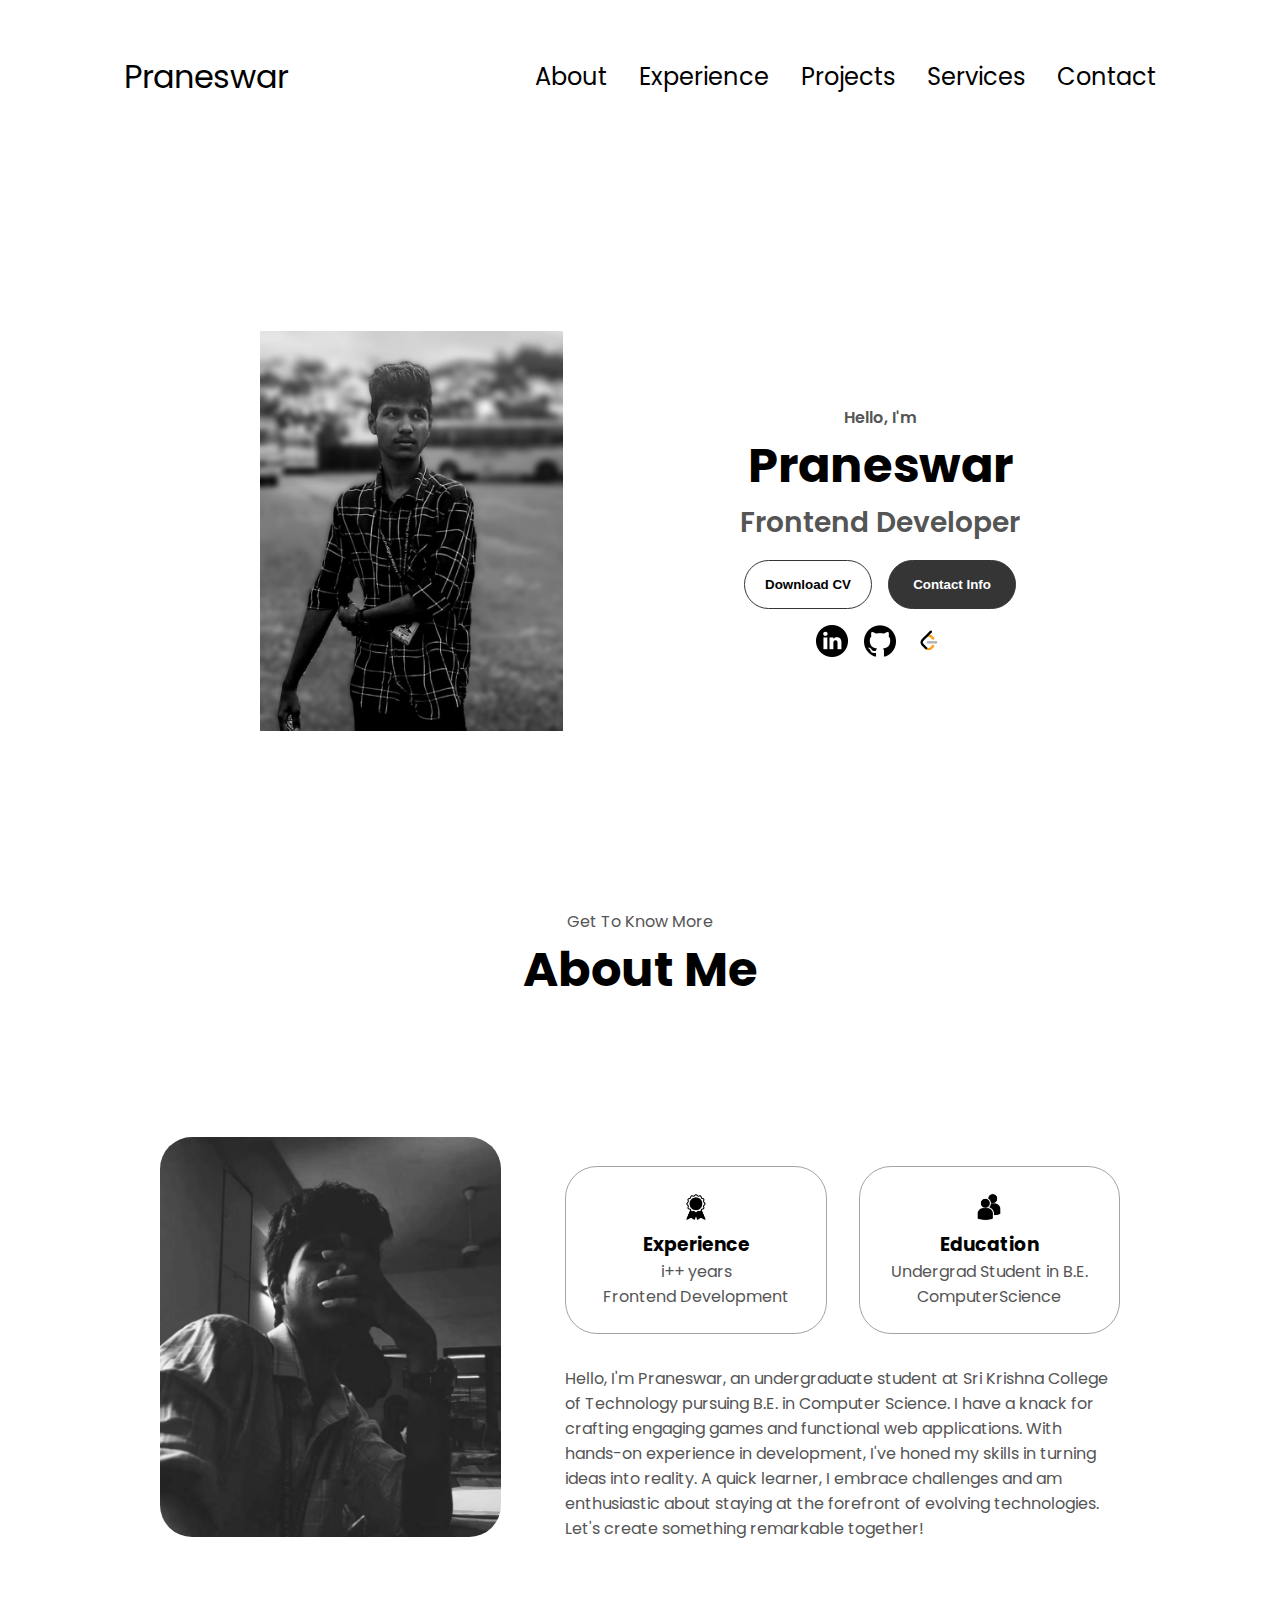
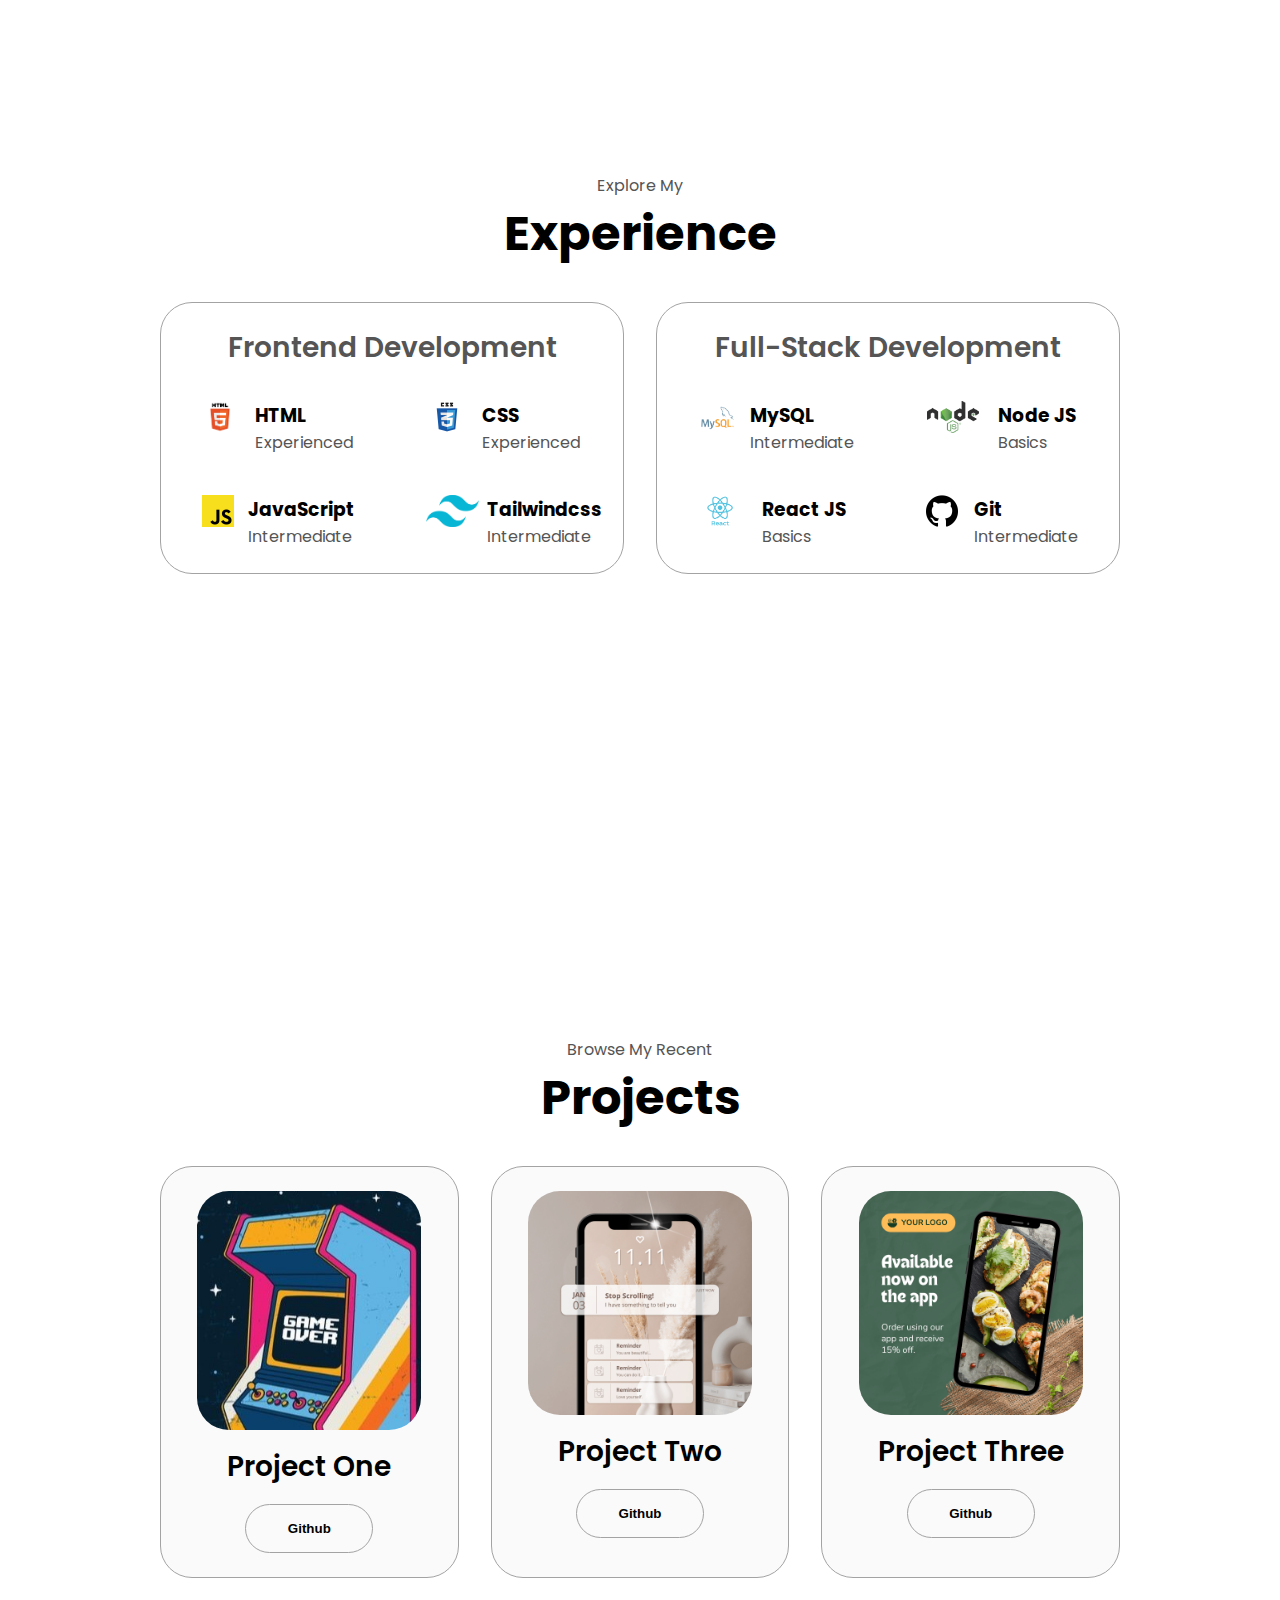
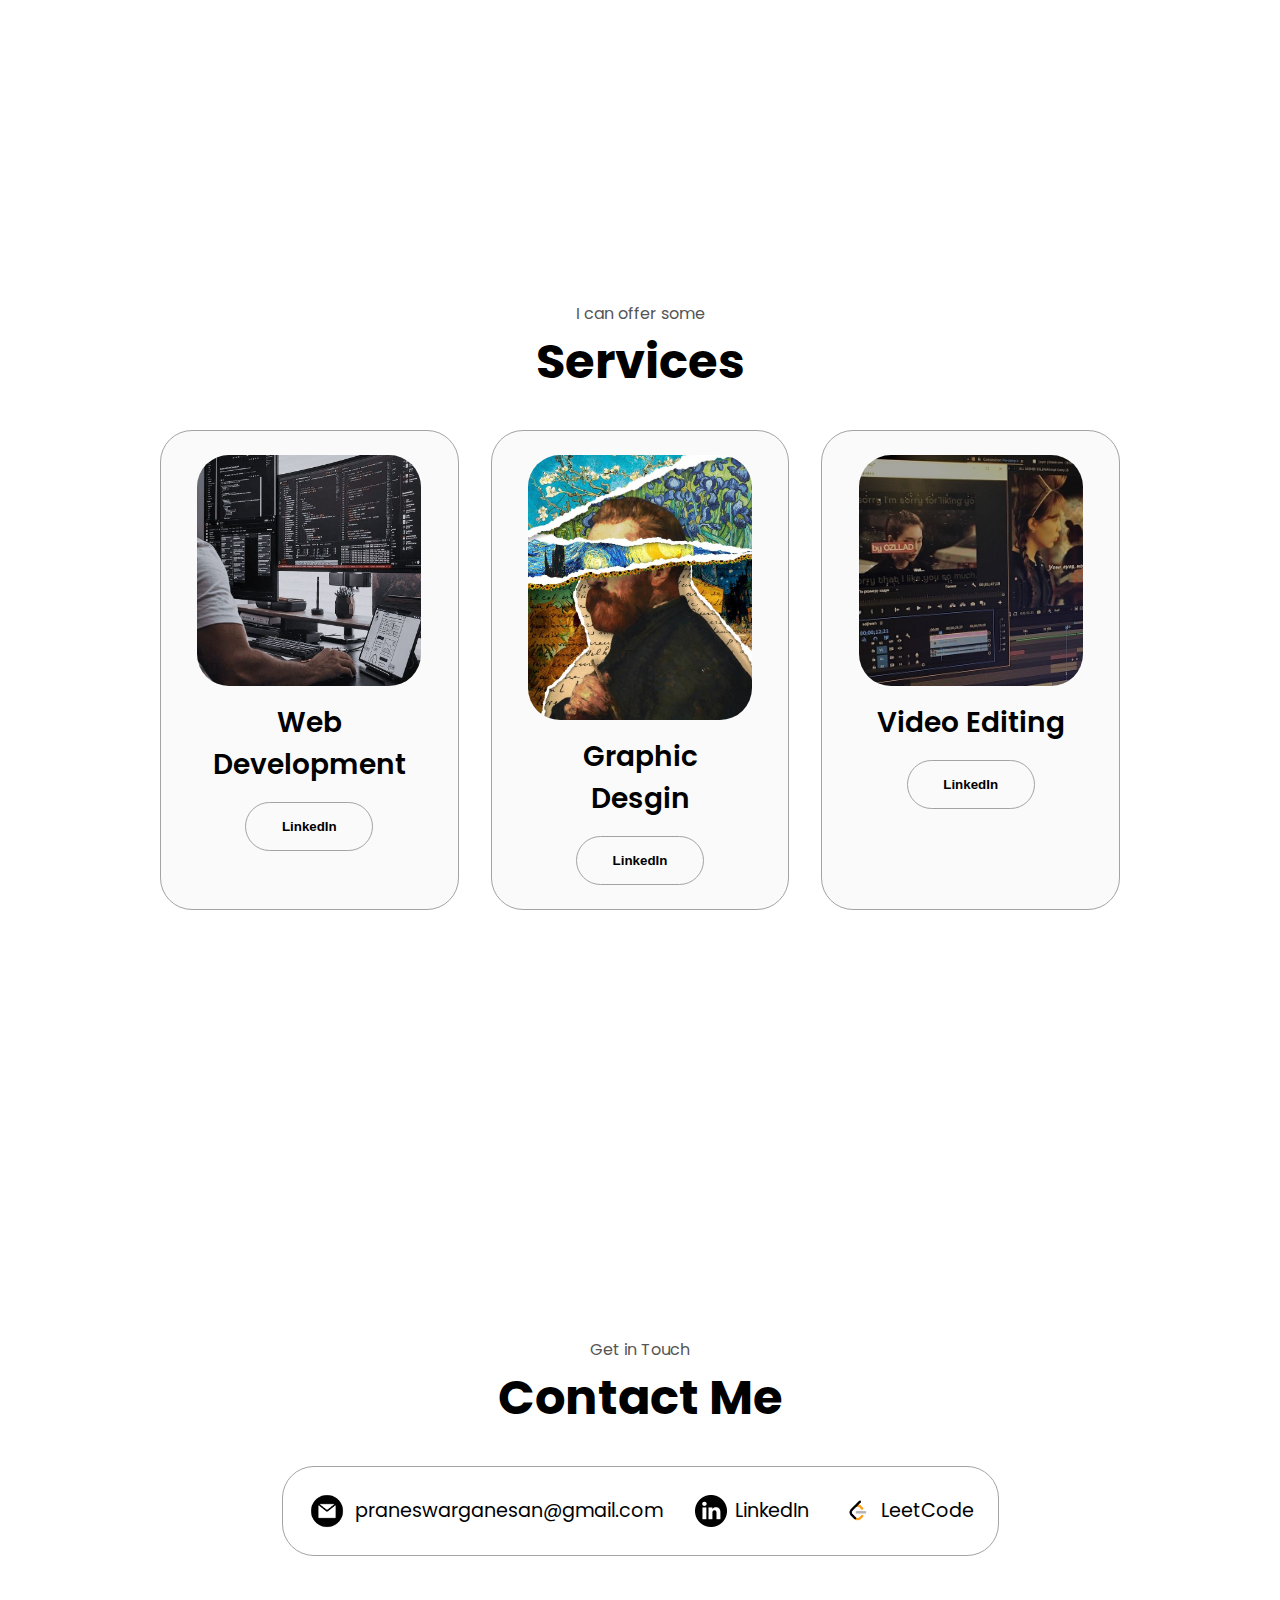
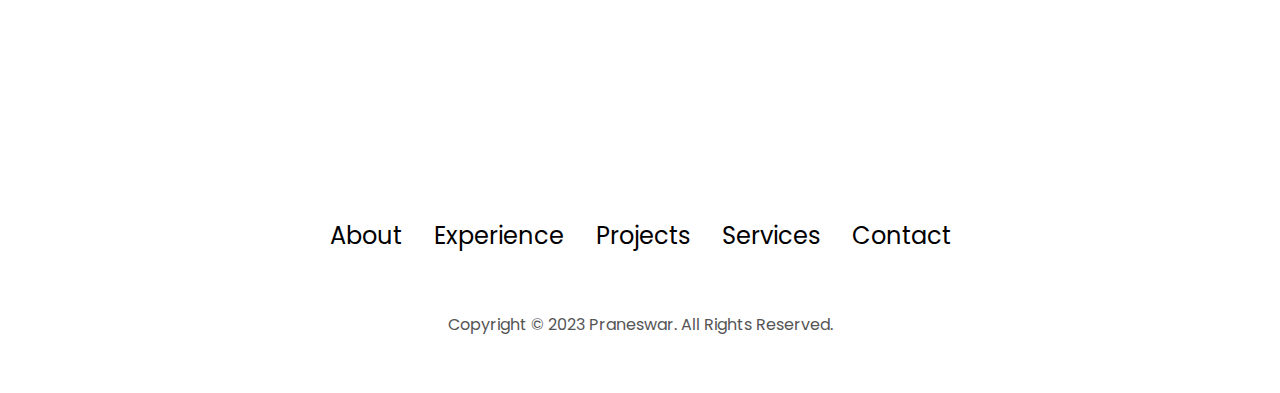
<file: Task-2/index.html>
<!DOCTYPE html>
<html lang="en">
  <head>
    <meta charset="UTF-8" />
    <meta http-equiv="X-UA-Compatible" content="IE=edge" />
    <meta name="viewport" content="width=device-width, initial-scale=1.0" />
    <title>My Portfolio</title>
    <link rel="stylesheet" href="./styles.css" />
    <link rel="stylesheet" href="./mediaqueries.css" />
  </head>
  <body>
    <nav id="desktop-nav">
      <div class="logo">Praneswar</div>
      <div>
        <ul class="nav-links">
          <li><a href="#about">About</a></li>
          <li><a href="#experience">Experience</a></li>
          <li><a href="#projects">Projects</a></li>
          <li><a href="#services">Services</a></li>
          <li><a href="#contact">Contact</a></li>
        </ul>
      </div>
    </nav>
    <nav id="hamburger-nav">
      <div class="logo">Praneswar</div>
      <div class="hamburger-menu">
        <div class="hamburger-icon" onclick="toggleMenu()">
          <span></span>
          <span></span>
          <span></span>
        </div>
        <div class="menu-links">
          <li><a href="#about" onclick="toggleMenu()">About</a></li>
          <li><a href="#experience" onclick="toggleMenu()">Experience</a></li>
          <li><a href="#projects" onclick="toggleMenu()">Projects</a></li>
          <li><a href="#services" onclick="toggleMenu()">Services</a></li>
          <li><a href="#contact" onclick="toggleMenu()">Contact</a></li>
        </div>
      </div>
    </nav>


    <section id="profile">
      <div class="section__pic-container">
        <img src="./src/profile-pic-3.jpg" alt="Praneswar profile picture" />
      </div>
      <div class="section__text">
        <p class="section__text__p1">Hello, I'm</p>
        <h1 class="title">Praneswar</h1>
        <p class="section__text__p2">Frontend Developer</p>
        <div class="btn-container">
          <button
            class="btn btn-color-2"
            onclick="window.open('./src/resume-example.pdf')"
          >
            Download CV
          </button>
          <button class="btn btn-color-1" onclick="location.href='./#contact'">
            Contact Info
          </button>
        </div>
        <div id="socials-container">
          <img
            src="./src/linkedin.png"
            alt="My LinkedIn profile"
            class="icon"
            onclick="location.href='https://www.linkedin.com/in/praneswar-g-8b0b47242/'"
          />
          <img
            src="./src/github.png"
            alt="My Github profile"
            class="icon"
            onclick="location.href='https://github.com/PraneswarGanesan'"
          />
          <img
            src="./src/LEETCODE.png"
            alt="My Github profile"
            class="icon"
            onclick="location.href='https://leetcode.com/praneswarganesan/'"
          />
        </div>
      </div>
    </section>



    <section id="about">
      <p class="section__text__p1">Get To Know More</p>
      <h1 class="title">About Me</h1>
      <div class="section-container">
        <div class="section__pic-container">
          <img
            src="./src/profile-pic-4.jpg"
            alt="Profile picture"
            class="about-pic"
          />
        </div>
        <div class="about-details-container">
          <div class="about-containers">
            <div class="details-container">
              <img
                src="./src/experience.png"
                alt="Experience icon"
                class="icon"
              />
              <h3>Experience</h3>
              <p>i++ years <br />Frontend Development</p>
            </div>
            <div class="details-container">
              <img
                src="./src/education.png"
                alt="Education icon"
                class="icon"
              />
              <h3>Education</h3>
              <p>Undergrad Student in B.E. ComputerScience </p>
            </div>
          </div>
          <div class="text-container">
            <p>
                Hello, I'm Praneswar, an undergraduate student at Sri Krishna College of Technology pursuing B.E. in Computer Science. 
                I have a knack for crafting engaging games and functional web applications. 
                With hands-on experience in development, I've honed my skills in turning ideas into reality. 
                A quick learner, I embrace challenges and am enthusiastic about staying at the forefront of evolving technologies. Let's create something remarkable together!
            </p>
          </div>
        </div>
      </div>
    </section>



    <section id="experience">
      <p class="section__text__p1">Explore My</p>
      <h1 class="title">Experience</h1>
      <div class="experience-details-container">
        <div class="about-containers">
          <div class="details-container">
            <h2 class="experience-sub-title">Frontend Development</h2>
            <div class="article-container">
              <article>
                <img
                  src="./src/HTML.png"
                  alt="Experience icon"
                  class="icon"
                />
                <div>
                  <h3>HTML</h3>
                  <p>Experienced</p>
                </div>
              </article>
              <article>
                <img
                  src="./src/CSS-icon.png"
                  alt="Experience icon"
                  class="icon"
                />
                <div>
                  <h3>CSS</h3>
                  <p>Experienced</p>
                </div>
              </article>
              <article>
                <img
                  src="./src/javascript.png"
                  alt="Experience icon"
                  class="icon"
                />
                <div>
                  <h3>JavaScript</h3>
                  <p>Intermediate</p>
                </div>
              </article>
              <article>
                <img
                  src="./src/tailwind-css-icon.png"
                  alt="Experience icon"
                  class="icon"
                />
                <div>
                  <h3>Tailwindcss</h3>
                  <p>Intermediate</p>
                </div>
              </article>
            </div>
          </div>
          <div class="details-container">
            <h2 class="experience-sub-title">Full-Stack Development</h2>
            <div class="article-container">
              <article>
                <img
                  src="./src/Mysql.png"
                  alt="Experience icon"
                  class="icon"
                />
                <div>
                  <h3>MySQL</h3>
                  <p>Intermediate</p>
                </div>
              </article>
              <article>
                <img
                  src="./src/NODE js.png"
                  alt="Experience icon"
                  class="icon"
                />
                <div>
                  <h3>Node JS</h3>
                  <p>Basics</p>
                </div>
              </article>
              <article>
                <img
                  src="./src/REACT js.png"
                  alt="Experience icon"
                  class="icon"
                />
                <div>
                  <h3>React JS</h3>
                  <p>Basics</p>
                </div>
              </article>
              <article>
                <img
                  src="./src/github.png"
                  alt="Experience icon"
                  class="icon"
                />
                <div>
                  <h3>Git</h3>
                  <p>Intermediate</p>
                </div>
              </article>
            </div>
          </div>
        </div>
      </div>
    </section>
    <section id="projects">
      <p class="section__text__p1">Browse My Recent</p>
      <h1 class="title">Projects</h1>
      <div class="experience-details-container">
        <div class="about-containers">
          <div class="details-container color-container">
            <div class="article-container">
              <img
                src="./src/arcade-png.jpeg"
                alt="Project 1"
                class="project-img"
              />
            </div>
            <h2 class="experience-sub-title project-title">Project One</h2>
            <div class="btn-container">
              <button
                class="btn btn-color-2 project-btn"
                onclick="location.href='https://github.com/PraneswarGanesan/pong_123'"
              >
                Github
              </button>
            </div>
          </div>
          <div class="details-container color-container">
            <div class="article-container">
              <img
                src="./src/project-2.png"
                alt="Project 2"
                class="project-img"
              />
            </div>
            <h2 class="experience-sub-title project-title">Project Two</h2>
            <div class="btn-container">
              <button
                class="btn btn-color-2 project-btn"
                onclick="location.href='https://github.com/PraneswarGanesan/Auto-Messenger-m-I'"
              >
                Github
              </button>
            </div>
          </div>
          <div class="details-container color-container">
            <div class="article-container">
              <img
                src="./src/project-3.png"
                alt="Project 3"
                class="project-img"
              />
            </div>
            <h2 class="experience-sub-title project-title">Project Three</h2>
            <div class="btn-container">
              <button
                class="btn btn-color-2 project-btn"
                onclick="location.href='https://github.com/PraneswarGanesan/coffeday.repo-1'"
              >
                Github
              </button>
            </div>
          </div>
        </div>
      </div>
    </section>


      <section id="services">
        <p class="section__text__p1">I can offer some  </p>
        <h1 class="title">Services</h1>
        <div class="experience-details-container">
          <div class="about-containers">
            <div class="details-container color-container">
              <div class="article-container">
                <img
                  src="./src/Twisted Lies _ Ana Huang.jpeg"
                  alt="Project 1"
                  class="service-img"
                />
              </div>
              <h2 class="experience-sub-title project-title">Web Development</h2>
              <div class="btn-container">
                <button
                  class="btn btn-color-2 project-btn"
                  onclick="location.href='https://www.linkedin.com/in/praneswar-g-8b0b47242/'"
                >
                  LinkedIn
                </button>
              </div>
            </div>
            <div class="details-container color-container">
              <div class="article-container">
                <img
                  src="./src/Graphic-design.jpeg"
                  alt="Project 2"
                  class="project-img"
                />
              </div>
              <h2 class="experience-sub-title project-title">Graphic Desgin</h2>
              <div class="btn-container">
                <button
                  class="btn btn-color-2 project-btn"
                  onclick="location.href='https://www.linkedin.com/in/praneswar-g-8b0b47242/'"
                >
                  LinkedIn
                </button>
              </div>
            </div>
            <div class="details-container color-container">
              <div class="article-container">
                <img
                  src="./src/video-editor.jpeg"
                  alt="Project 3"
                  class="project-img"
                />
              </div>
              <h2 class="experience-sub-title project-title">Video Editing</h2>
              <div class="btn-container">
                <button
                  class="btn btn-color-2 project-btn"
                  onclick="location.href='https://www.linkedin.com/in/praneswar-g-8b0b47242/'"
                >
                  LinkedIn
                </button>
              </div>
            </div>
          </div>
        </div>
      </section>

    <section id="contact">
      <p class="section__text__p1">Get in Touch</p>
      <h1 class="title">Contact Me</h1>
      <div class="contact-info-upper-container">
        <div class="contact-info-container">
          <img
            src="./src/email.png"
            alt="Email icon"
            class="icon contact-icon email-icon"
          />
          <p><a href="mailto:praneswarganesan@gmail.com">praneswarganesan@gmail.com</a></p>
        </div>
        <div class="contact-info-container">
          <img
            src="./src/linkedin.png"
            alt="LinkedIn icon"
            class="icon contact-icon"
          />
          <p><a href="https://www.linkedin.com/in/praneswar-g-8b0b47242/">LinkedIn</a></p>
        </div>
        <div class="contact-info-container">
          <img
            src="./src/LEETCODE.png"
            alt="LinkedIn icon"
            class="icon contact-icon"
          />
          <p><a href="https://leetcode.com/praneswarganesan/">LeetCode</a></p>
        </div>
      </div>
    </section>
    <footer>
      <nav>
        <div class="nav-links-container">
          <ul class="nav-links">
            <li><a href="#about">About</a></li>
            <li><a href="#experience">Experience</a></li>
            <li><a href="#projects">Projects</a></li>
            <li><a href="#services">Services</a></li>
            <li><a href="#contact">Contact</a></li>
         
          </ul>
        </div>
      </nav>
      <p>Copyright &#169; 2023 Praneswar. All Rights Reserved.</p>
    </footer>
    <script src="./script.js"></script>
  </body>
</html>
</file>
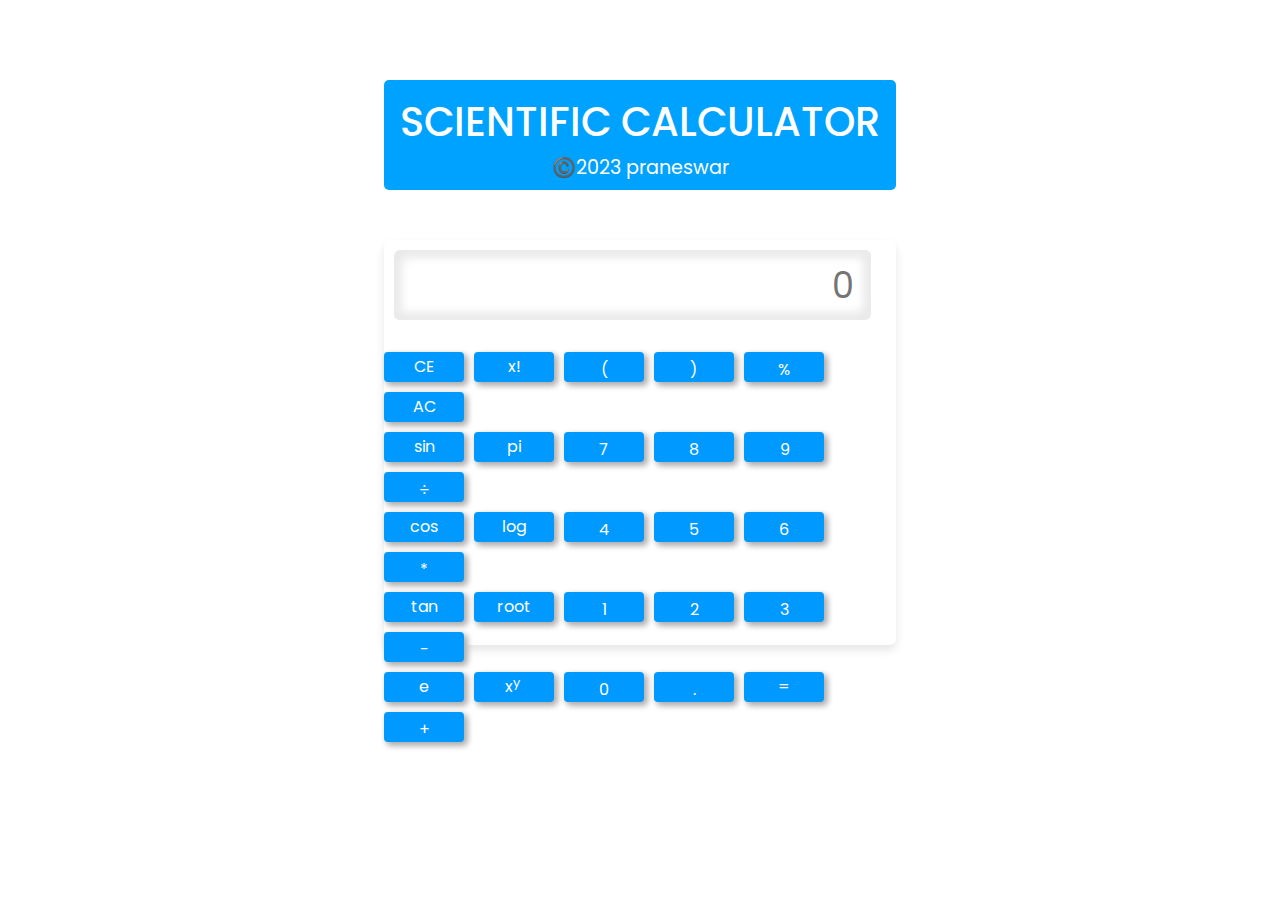
<file: Task-3/index.html>
<!DOCTYPE html>
<html lang="en">
<head>
    <meta charset="UTF-8">
    <meta name="viewport" content="width=device-width, initial-scale=1.0">
    <link rel="stylesheet" href="https://stackpath.bootstrapcdn.com/bootstrap/4.3.1/css/bootstrap.min.css">
    <link rel="stylesheet" href="./style.css">
</head>
<body>
    <div class="headbar">
        <div class="heading">
            <h1>Scientific Calculator</h1>
        </div>
        <div class="par">
			©️2023 praneswar
        </div>
    </div>
    
    <div class="container">
        <div class="display">
            <input id="screen" type="text" placeholder="0">
        </div>
        <div class="buttons">
            <div class="row">
                <button id="ce" onclick="backspc()">CE</button>
                <button onclick="fact()">x!</button>
                <button class="btn">(</button>
                <button class="btn">)</button>
                <button class="btn">%</button>
                <button id="ac" onclick="screen.value=''">AC</button>
            </div>

            <div class="row">
                <button onclick="sin()">sin</button>
                <button onclick="pi()">pi</button>
                <button class="btn">7</button>
                <button class="btn">8</button>
                <button class="btn">9</button>
                <button class="btn">÷</button>
            </div>

            <div class="row">
                <button onclick="cos()">cos</button>
                <button onclick="log()">log</button>
                <button class="btn">4</button>
                <button class="btn">5</button>
                <button class="btn">6</button>
                <button class="btn">*</button>
            </div>

            <div class="row">
                <button onclick="tan()">tan</button>
                <button onclick="sqrt()">root</button>
                <button class="btn">1</button>
                <button class="btn">2</button>
                <button class="btn">3</button>
                <button class="btn">-</button>
            </div>

            <div class="row">
                <button onclick="e()">e</button>
                <button onclick="pow()">x <span style="position: relative; bottom: .4em; right: 4px ; font-size: 80%;">y</span></button>
                <button class="btn">0</button>
                <button class="btn">.</button>
                <button id="eval" onclick="screen.value=eval(screen.value)">=</button>
                <button class="btn">+</button>
            </div>
        </div>
    </div>
   <script src="./script.js"></script>
</body>
</html>
</file>
<file: Task-2/styles.css>
/* GENERAL */

@import url("https://fonts.googleapis.com/css2?family=Poppins:wght@300;400;500;600&display=swap");

* {
  margin: 0;
  padding: 0;
}

body {
  font-family: "Poppins", sans-serif;
}

html {
  scroll-behavior: smooth;
}

p {
  color: rgb(85, 85, 85);
}

/* TRANSITION */

a,
.btn {
  transition: all 300ms ease;
}

/* DESKTOP NAV */

nav,
.nav-links {
  display: flex;
}

nav {
  justify-content: space-around;
  align-items: center;
  height: 17vh;
}

.nav-links {
  gap: 2rem;
  list-style: none;
  font-size: 1.5rem;
}

a {
  color: black;
  text-decoration: none;
  text-decoration-color: white;
}

a:hover {
  color: grey;
  text-decoration: underline;
  text-underline-offset: 1rem;
  text-decoration-color: rgb(181, 181, 181);
}

.logo {
  font-size: 2rem;
}

.logo:hover {
  cursor: default;
}

/* HAMBURGER MENU */

#hamburger-nav {
  display: none;
}

.hamburger-menu {
  position: relative;
  display: inline-block;
}

.hamburger-icon {
  display: flex;
  flex-direction: column;
  justify-content: space-between;
  height: 24px;
  width: 30px;
  cursor: pointer;
}

.hamburger-icon span {
  width: 100%;
  height: 2px;
  background-color: black;
  transition: all 0.3 ease-in-out;
}

.menu-links {
  position: absolute;
  top: 100%;
  right: 0;
  background-color: white;
  width: fit-content;
  max-height: 0;
  overflow: hidden;
  transition: all 0.3 ease-in-out;
}

.menu-links a {
  display: block;
  padding: 10px;
  text-align: center;
  font-size: 1.5rem;
  color: black;
  text-decoration: none;
  transition: all 0.3 ease-in-out;
}

.menu-links li {
  list-style: none;
}

.menu-links.open {
  max-height: 300px;
}

.hamburger-icon.open span:first-child {
  transform: rotate(45deg) translate(10px, 5px);
}

.hamburger-icon.open span:nth-child(2) {
  opacity: 0;
}

.hamburger-icon.open span:last-child {
  transform: rotate(-45deg) translate(10px, -5px);
}

.hamburger-icon span:first-child {
  transform: none;
}

.hamburger-icon span:first-child {
  opacity: 1;
}

.hamburger-icon span:first-child {
  transform: none;
}

/* SECTIONS */

section {
  padding-top: 4vh;
  height: 96vh;
  margin: 0 10rem;
  box-sizing: border-box;
  min-height: fit-content;
}

.section-container {
  display: flex;
}

/* PROFILE SECTION */

#profile {
  display: flex;
  justify-content: center;
  gap: 5rem;
  height: 80vh;
}

.section__pic-container {
  display: flex;
  height: 400px;
  width: 400px;
  margin: auto 0;
}

.section__text {
  align-self: center;
  text-align: center;
}

.section__text p {
  font-weight: 600;
}

.section__text__p1 {
  text-align: center;
}

.section__text__p2 {
  font-size: 1.75rem;
  margin-bottom: 1rem;
}

.title {
  font-size: 3rem;
  text-align: center;
}

#socials-container {
  display: flex;
  justify-content: center;
  margin-top: 1rem;
  gap: 1rem;
}

/* ICONS */

.icon {
  cursor: pointer;
  height: 2rem;
}

/* BUTTONS */

.btn-container {
  display: flex;
  justify-content: center;
  gap: 1rem;
}

.btn {
  font-weight: 600;
  transition: all 300ms ease;
  padding: 1rem;
  width: 8rem;
  border-radius: 2rem;
}

.btn-color-1,
.btn-color-2 {
  border: rgb(53, 53, 53) 0.1rem solid;
}

.btn-color-1:hover,
.btn-color-2:hover {
  cursor: pointer;
}

.btn-color-1,
.btn-color-2:hover {
  background: rgb(53, 53, 53);
  color: white;
}

.btn-color-1:hover {
  background: rgb(0, 0, 0);
}

.btn-color-2 {
  background: none;
}

.btn-color-2:hover {
  border: rgb(255, 255, 255) 0.1rem solid;
}

.btn-container {
  gap: 1rem;
}

/* ABOUT SECTION */

#about {
  position: relative;
}

.about-containers {
  gap: 2rem;
  margin-bottom: 2rem;
  margin-top: 2rem;
}

.about-details-container {
  justify-content: center;
  flex-direction: column;
}

.about-containers,
.about-details-container {
  display: flex;
}

.about-pic {
  border-radius: 2rem;
}

.arrow {
  position: absolute;
  right: -5rem;
  bottom: 2.5rem;
}

.details-container {
  padding: 1.5rem;
  flex: 1;
  background: white;
  border-radius: 2rem;
  border: rgb(53, 53, 53) 0.1rem solid;
  border-color: rgb(163, 163, 163);
  text-align: center;
}

.section-container {
  gap: 4rem;
  height: 80%;
}

.section__pic-container {
  height: 400px;
  width: 400px;
  margin: auto 0;
}

/* EXPERIENCE SECTION */

#experience {
  position: relative;
}

.experience-sub-title {
  color: rgb(85, 85, 85);
  font-weight: 600;
  font-size: 1.75rem;
  margin-bottom: 2rem;
}

.experience-details-container {
  display: flex;
  justify-content: center;
  flex-direction: column;
}

.article-container {
  display: flex;
  text-align: initial;
  flex-wrap: wrap;
  flex-direction: row;
  gap: 2.5rem;
  justify-content: space-around;
}

article {
  display: flex;
  width: 10rem;
  justify-content: space-around;
  gap: 0.5rem;
}

article .icon {
  cursor: default;
}

/* PROJECTS SECTION */

#projects {
  position: relative;
}

.color-container {
  border-color: rgb(163, 163, 163);
  background: rgb(250, 250, 250);
}

.project-img {
  border-radius: 2rem;
  width: 90%;
  height: 90%;
}

.project-title {
  margin: 1rem;
  color: black;
}

.project-btn {
  color: black;
  border-color: rgb(163, 163, 163);
}
/* Service SECTION */

#services {
  position: relative;
}

.color-container {
  border-color: rgb(163, 163, 163);
  background: rgb(250, 250, 250);
}

.service-img{
  border-radius: 2rem;
  width: 90%;
  height: 90%;
}

.project-title {
  margin: 1rem;
  color: black;
}

.project-btn {
  color: black;
  border-color: rgb(163, 163, 163);
}

/* CONTACT */

#contact {
  display: flex;
  justify-content: center;
  flex-direction: column;
  height: 70vh;
}

.contact-info-upper-container {
  display: flex;
  justify-content: center;
  border-radius: 2rem;
  border: rgb(53, 53, 53) 0.1rem solid;
  border-color: rgb(163, 163, 163);
  background: (250, 250, 250);
  margin: 2rem auto;
  padding: 0.5rem;
}

.contact-info-container {
  display: flex;
  align-items: center;
  justify-content: center;
  gap: 0.5rem;
  margin: 1rem;
}

.contact-info-container p {
  font-size: larger;
}

.contact-icon {
  cursor: default;
}

.email-icon {
  height: 2.5rem;
}

/* FOOTER SECTION */

footer {
  height: 26vh;
  margin: 0 1rem;
}

footer p {
  text-align: center;
}
</file>
<file: Task-2/mediaqueries.css>
@media screen and (max-width: 1200px) {
    #desktop-nav {
      display: none;
    }
    #hamburger-nav {
      display: flex;
    }
    #experience,
    .experience-details-container {
      margin-top: 2rem;
    }
    #profile,
    .section-container {
      display: block;
    }
    .arrow {
      display: none;
    }
    section,
    .section-container {
      height: fit-content;
    }
    section {
      margin: 0 5%;
    }
    .section__pic-container {
      width: 275px;
      height: 275px;
      margin: 0 auto 2rem;
    }
    .about-containers {
      margin-top: 0;
    }
  }
</file>
<file: Task-3/style.css>
@import url('https://fonts.googleapis.com/css2?family=Poppins:wght@200;300;400;500;600;700&display=swap');


body{
    padding: 0;
    margin: 0;
    display: flex;
    justify-content: center;
    align-items: center;
    background: rgb(255, 255, 255);
    font-family: "Poppins",sans-serif;
    flex-direction: column;
    

}
.headbar{
    height: 110px;
    width: 40%;
    border-radius: 5px;
    margin-top: 80px;
    background: white;
    display: flex;
    align-items: center;
    justify-content: center;
    flex-direction: column;
    background: rgb(0, 162, 255);

}
.heading
{

    display: flex;
    align-items: center;
    height: 60px;
    margin-top: 30px;
    text-transform: uppercase;
    color: white;
}

.par{
    display: flex;
    align-items: center;
    height: 60px;

    font-size: 1.2rem;
    margin-bottom: 20px;
    color: rgb(255, 255, 255);
    
}

.container{
    margin-top: 50px;
    width: 40%;
    height: 45vh;
    padding: 10px;
    border-radius: 6px;
	box-shadow: 0 5px 10px rgba(0, 0, 0, 0.1);
}
.display #screen{
    color: white;
    width: 97%;
    height: 70px;
    font-size: 35px;
    outline: none;
    border: none;
    text-align: right;
    padding-right: .5em;
	color: black;
    background: white;
    border-radius: 6px;
    box-shadow: inset 8px 8px 8px #eaeaea,
                inset -8px -8px 8px #eaeaea;

}
.buttons {
    
	margin-top: 1.7em;
	width: 100%;
	display: flex;
	align-items: center;
	justify-content: center;
	flex-direction: column;
}
.buttons .row button{
    cursor: pointer;
    width: 80px;
    height: 30px;
    font-size: 16px;
    border: none;
    outline: none;
    margin: 5px;
	border-radius: 4px;
    box-shadow: 3px 3px 6px #aaaaaa, 3px 3px 6px #dddddd; 
            background: #0099ff; 
            color: #ffffff; 
            transition: background-color 0.3s, color 0.3s;


}
.buttons .row button:hover{
    background: rgb(0, 119, 238);
    color: white;
    border: solid 2px rgb(90, 84, 84);

}
</file>
